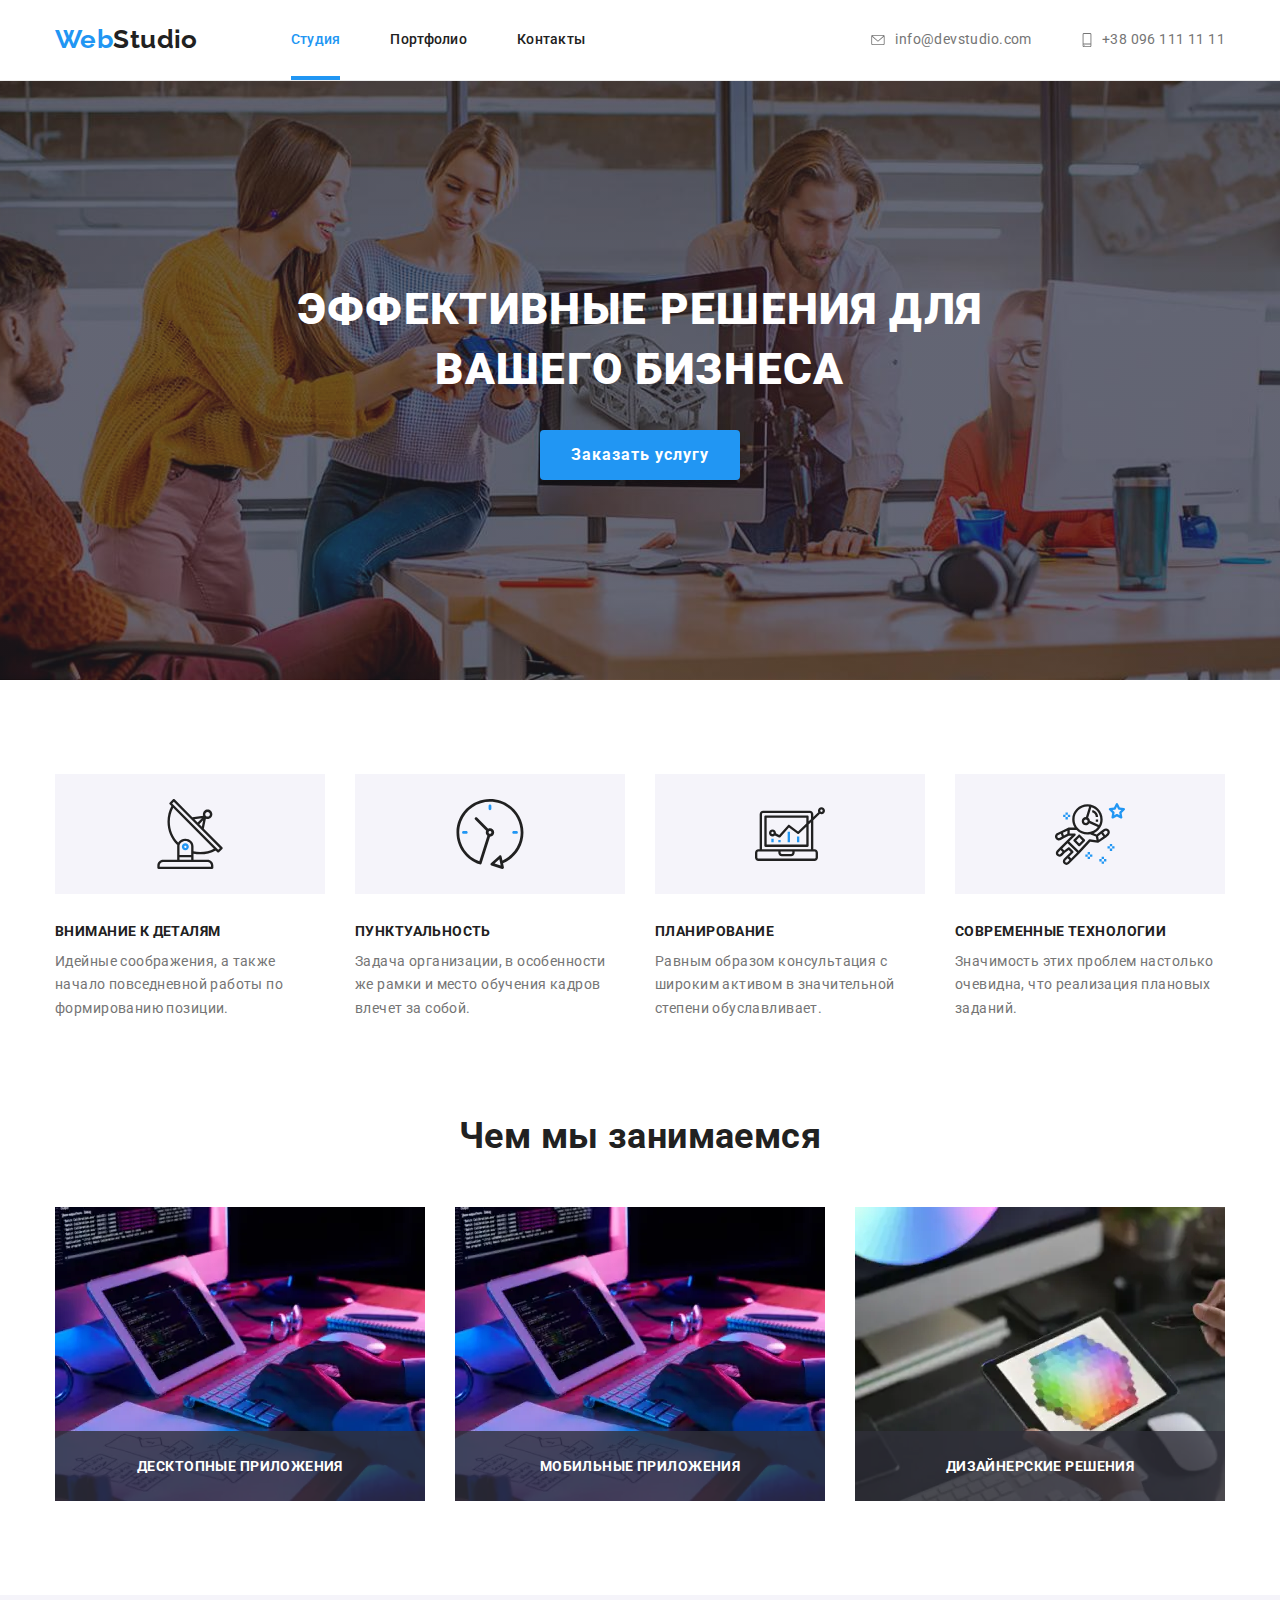
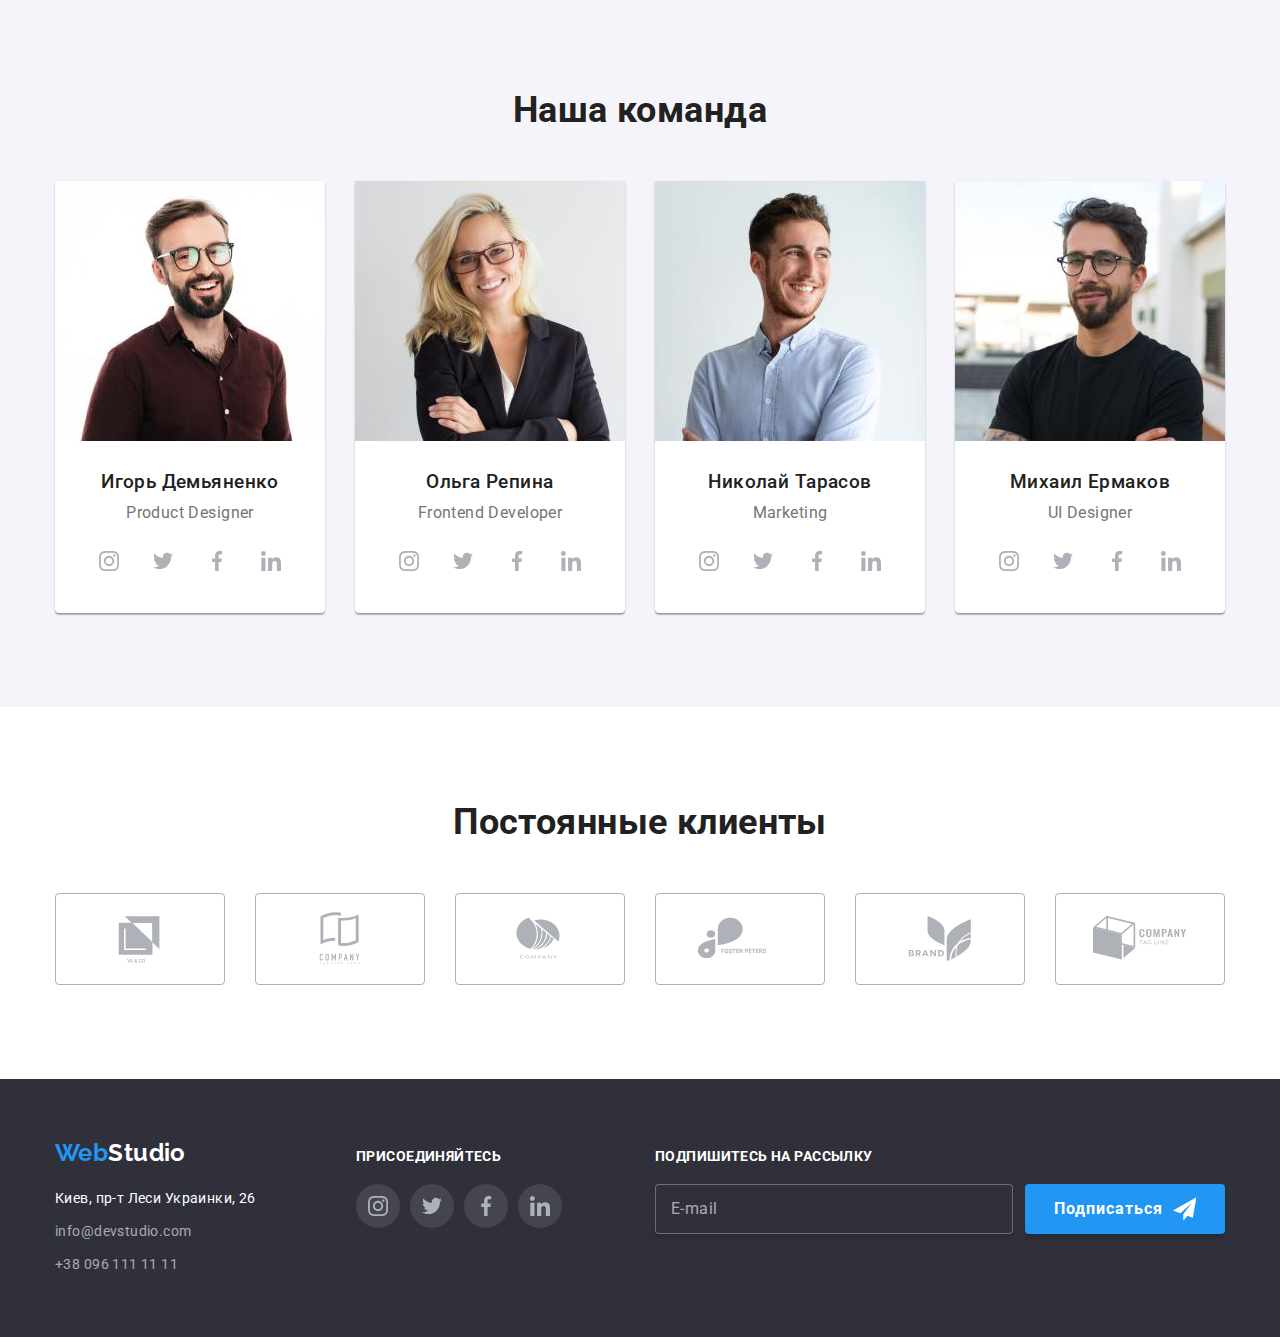
<file: index.html>
<!DOCTYPE html>
<html lang="ru">
<head>
    <meta charset="UTF-8">
    <meta http-equiv="X-UA-Compatible" content="IE=edge">
    <meta name="viewport" content="width=device-width, initial-scale=1.0">
    <title>Главная страница</title>
    <link href="https://fonts.googleapis.com/css2?family=Raleway:wght@700&family=Roboto:wght@400;500;700;900&display=swap" rel="stylesheet">
    <link rel="stylesheet" href="https://cdnjs.cloudflare.com/ajax/libs/modern-normalize/1.1.0/modern-normalize.min.css">
    <link rel="stylesheet" href="./css/main.min.css">
</head>
<body>
     <header class="page-header">
       <div class="container page-header__container ">
            <a href="index.html" class="logo page-header__logo"><span class="logo__span">Web</span>Studio</a>
            <nav class="main-nav">
                
                 <ul class="main-nav__list">
                    <li class="main-nav__item">
                        <a href="index.html" class="main-nav__link main-nav__link--active">Студия</a> 
                
                    </li>
                    <li class="main-nav__item">
                        <a href="portfolio.html" class="main-nav__link">Портфолио</a> 
                    </li>
                    <li class="main-nav__item">
                        <a href="contacts.html" class="main-nav__link">Контакты</a> 
                    </li>
                </ul>          
            </nav>
            <ul class="header-contacts">
                <li class="header-contacts__item">
                    <a href="mailto:info@devstudio.com" class="header-contacts__link"> 
                        <svg class="header-contacts__icon header-contacts__icon--email">
                        <use href="./images/symbol-defs.svg#icon-envelope"></use>
                    </svg>
                    info@devstudio.com
                    </a>
                </li>
                <li class="header-contacts__item">
                    <a href="tel:+380961111111" class="header-contacts__link">
                        <svg class="header-contacts__icon header-contacts__icon--smartphone">
                            <use href="./images/symbol-defs.svg#icon-smartphone"></use>
                        </svg>
                    +38 096 111 11 11
                    </a>
                </li>
            </ul>
        
       
        <button type="button" class="page-header__button" data-menu-open >
                <svg class="page-header__icon">
                    <use href="./images/symbol-defs.svg#icon-menu"></use>        
                </svg>
                </button>
                
                <div class="mobile-menu" data-menu>
                    <button type="button" class="mobile-menu__button" data-menu-close>
                        <svg class="mobile-menu__icon">
                            <use class="mobile-menu__close" href="./images/symbol-defs.svg#icon-close-menu"></use>        
                        </svg>
                        </button>
                       <div class="mobile-menu__container">
                           
                    <ul class="mobile-menu__list">
                            <li class="mobile-menu__item">
                                <a href="index.html" class="mobile-menu__link mobile-menu__link--active">Студия</a> 
                        
                            </li>
                            <li class="mobile-menu__item">
                                <a href="portfolio.html" class="mobile-menu__link">Портфолио</a> 
                            </li>
                            <li class="mobile-menu__item">
                                <a href="contacts.html" class="mobile-menu__link">Контакты</a> 
                            </li>
                    </ul>
                
                
                    <ul class="mobile-menu__social">
                    <li class="mobile-menu__item">
                        <a href="tel:+380961111111" class="mobile-menu__phone">
                        +38 096 111 11 11
                        </a>
                    </li>
                    <li class="mobile-menu__item">
                        <a href="mailto:info@devstudio.com" class="mobile-menu__mail"> 
                            
                        info@devstudio.com
                        </a>
                    </li>
                    <li class="mobile-menu__item mobile-menu__item--social">
                                <a href="#" class="mobile-menu__social">Instagram</a>
                                <a href="#" class="mobile-menu__social">Twitter</a>
                                <a href="#" class="mobile-menu__social">Facebook</a>
                                <a href="#" class="mobile-menu__social">Linkedin</a>
                        </li>
                    </ul> 
                    </div>
                    </div>
                
        
            </div>
    </header>

    <!--Main content-->
    <main>
         <section class="hero">
                <h1 class="hero__title">Эффективные решения для вашего бизнеса</h1>
                <button type="button" class="site-button" data-modal-open>Заказать услугу</button>
                <div class="backdrop is-hidden" data-modal>
                    <div class="modal">
                        <p class="modal__text">Оставьте свои данные, мы вам перезвоним</p>
                        <form class="contact-form">
                            <div class="contact-form__field">
                                <label for="name" class="contact-form__label">Имя</label>
                                    <div class="contact-form__area">
                                        <input type="text" class="contact-form__input" name="name" id="name">
                                        <svg class="contact-form__icon">
                                            <use href="./images/symbol-defs.svg#icon-person-black"></use>
                                        </svg>       
                                    </div>
                            </div>
                           
                            <div class="contact-form__field">
                                <label for="tel" class="contact-form__label">Телефон</label>
                                <div class="contact-form__area">
                                    <input type="tel" class="contact-form__input" name="tel" id="tel">
                                    <svg class="contact-form__icon">
                                        <use href="./images/symbol-defs.svg#icon-phone-black"></use>
                                    </svg>
                               </div>
                            </div>
                            <div class="contact-form__field">
                                <label for="email" class="contact-form__label">Почта</label>
                                <div class="contact-form__area">
                                    <input type="email" class="contact-form__input" name="email" id="email">
                                    <svg class="contact-form__icon">
                                        <use href="./images/symbol-defs.svg#icon-email-black"></use>
                                    </svg>
                                </div>
                            </div>
                            <div class="contact-form__field contact-form__field--textarea">
                                <label for="comment" class="contact-form__label">Комментарий </label>
                                <textarea name="comment" class="contact-form__input comment" id="comment" placeholder="Введите текст"></textarea>
                               
                         </div>
                         <label class="checkbox-label">
                            <input class="checkbox" type="checkbox" name="agreement">
                            <span class="checkbox-icon" width="16px" height="15px"></span>
                            Соглашаюсь с рассылкой и принимаю <a href="#" class="checkbox-link">Условия договора</a>
                        </label>
                              <button type="submit" class="site-button">Отправить</button>
                           
                        </form>
                        <button class="modal__icon" data-modal-close>
                            <svg class="modal__close">
                                <use href="./images/symbol-defs.svg#icon-close-black"></use>
                            </svg>
                        </button>
                        
                    
                </div>
         </section>
         <section class="section">
             <div class="container">
                <h2 class="section__title section__title--visually-hidden">Наши преимущества</h2>
                <ul class="features">
                    <li class="features__item">
                        <div class="features__img">
                            <svg class="features__icon">
                                <use href="./images/symbol-defs.svg#icon-antenna"></use>
                            </svg> 
                        </div>
                        <p class="features__title">Внимание к деталям</p>
                        <p class="features__text">Идейные соображения, а также начало повседневной работы по формированию позиции.</p>
                    </li>
                    <li class="features__item">   
                        <div class="features__img">      
                            <svg class="features__icon">
                                <use href="./images/symbol-defs.svg#icon-clock"></use>
                            </svg> 
                        </div>
                        <p class="features__title">Пунктуальность</p>
                        <p class="features__text">Задача организации, в особенности же рамки и место обучения кадров влечет за собой.</p>
                    </li>
                    <li class="features__item">
                        <div class="features__img">
                            <svg class="features__icon">
                                <use href="./images/symbol-defs.svg#icon-diagram"></use>
                            </svg> 
                        </div>
                        <p class="features__title">Планирование</p>
                        <p class="features__text">Равным образом консультация с широким активом в значительной степени обуславливает.</p>
                    </li>
                    <li class="features__item">
                        <div class="features__img">
                            <svg class="features__icon">
                                <use href="./images/symbol-defs.svg#icon-astronaut"></use>
                            </svg>
                        </div> 
                        <p class="features__title">Современные технологии</p>
                        <p class="features__text">Значимость этих проблем настолько очевидна, что реализация плановых заданий.</p>
                    </li>
                </ul>
            </div>
        </section>
        <section class="section section__no-padding">
            <div class="container">
                <h2 class="section__title">Чем мы занимаемся</h2>
                <ul class="about">
                    <li class="about__item">
                        <picture>
                            <source media="(min-width:1200px)"
                                    srcset="./images/about/about-1-desktop.webp 1x,
                                        ./images/about/about-1-desktop@2x.webp 2x"
                                    type="image/webp"
                                      
                            />
                            <source media="(min-width:1200px)"
                                    srcset="./images/about/about-1-desktop.jpg 1x,
                                        ./images/about/about-1-desktop@2x.jpg 2x"
                                      
                            />
                            <img alt="what we're doing"
                                    src="#"
                                    class="list-image"            
                            />
                        </picture>
                    
                        <div class="about__caption">
                            <p class="about__text">Десктопные приложения</p>
                        </div> 
                    </li>
                        
                    <li class="about__item">
                        <picture>
                            <source media="(min-width:1200px)"
                                    srcset="./images/about/about-1-desktop.webp 1x,
                                        ./images/about/about-2-desktop@2x.webp 2x"
                                    type="image/webp"
                                      
                            />
                            <source media="(min-width:1200px)"
                                    srcset="./images/about/about-2-desktop.jpg 1x,
                                        ./images/about/about-2-desktop@2x.jpg 2x"
                                      
                            />
                            <img alt="what we're doing"
                                    src="#"
                                    class="list-image"            
                            />
                        </picture>
                        <div class="about__caption">
                            <p class="about__text">Мобильные приложения</p>
                        </div>
                    </li>
                    <li class="about__item">
                        <picture>
                            <source media="(min-width:1200px)"
                                    srcset="./images/about/about-3-desktop.webp 1x,
                                        ./images/about/about-3-desktop@2x.webp 2x"
                                    type="image/webp"
                                      
                            />
                            <source media="(min-width:1200px)"
                                    srcset="./images/about/about-3-desktop.jpg 1x,
                                        ./images/about/about-3-desktop@2x.jpg 2x"
                                      
                            />
                            <img alt="what we're doing"
                                    src="#"
                                    class="list-image"            
                            />
                        </picture>
                        <div class="about__caption">
                            <p class="about__text">Дизайнерские решения</p>
                        </div>
                    </li>
                </ul>
            </div>
        </section>
        <!-- Секция Наша команда -->
        <section class="section section__team">
            <div class="container">
                <h2 class="section__title">Наша команда</h2>
                <ul class="team">
                    <li class="team__item">
                        <picture>
                            <source media="(min-width:1200px)"
                                    srcset="./images/our-team/team-desctop1.jpg 1x,
                                        ./images/our-team/team-desctop1@2x.jpg 2x"
                                      
                            />
                            <source media="(min-width:768px)"
                                    srcset="./images/our-team/team-tablet1.jpg 1x,
                                        ./images/our-team/team-tablet1@2x.jpg 2x"
                                       
                            />
                            <img alt="Игорь Демьяненко"
                                    srcset="./images/our-team/team-mobile1.jpg 1x,
                                        ./images/our-team/team-mobile1@2x.jpg 2x"
                                      
                            />
                        </picture>
                        <div class="team__decoration">
                            <h3 class="team__title">Игорь Демьяненко</h3>
                            <p class="team__text">Product Designer</p>  
                            <ul class="social">
                                <li class="social__item">
                                    <a href="#" class="social__link">
                                        <svg class="social__icon">
                                            <use href="./images/symbol-defs.svg#icon-instagram"></use>
                                        </svg>
                                    </a>
                                </li>
                                <li class="social__item"><a href="#" class="social__link">
                                    <svg class="social__icon">
                                        <use href="./images/symbol-defs.svg#icon-twitter"></use>
                                    </svg>
                                </a></li>
                                <li class="social__item"><a href="#" class="social__link">
                                    <svg class="social__icon">
                                        <use href="./images/symbol-defs.svg#icon-facebook"></use>
                                    </svg>
                                </a></li>
                                <li class="social__item"><a href="#" class="social__link">
                                    <svg class="social__icon">
                                        <use href="./images/symbol-defs.svg#icon-linkedin"></use>
                                    </svg>
                                </a></li>
                            </ul>
                        </div>
                    </li>
                    <li class="team__item"> 
                        <picture>
                            <source media="(min-width:1200px)"
                                    srcset="./images/our-team/team-desctop2.jpg 1x,
                                        ./images/our-team/team-desctop2@2x.jpg 2x"
                                       
                            />
                            <source media="(min-width:768px)"
                                    srcset="./images/our-team/team-tablet2.jpg 1x,
                                        ./images/our-team/team-tablet2@2x.jpg 2x"
                                       
                            />
                            <img  alt="Ольга Репина"
                                    srcset="./images/our-team/team-mobile2.jpg 1x,
                                        ./images/our-team/team-mobile2@2x.jpg 2x"
                                       
                            />
                        </picture>
                     
                        <div class="team__decoration">
                            <h3 class="team__title">Ольга Репина</h3>
                            <p class="team__text">Frontend Developer</p>
                            <ul class="social">
                                <li class="social__item">
                                    <a href="#" class="social__link">
                                        <svg class="social__icon">
                                            <use href="./images/symbol-defs.svg#icon-instagram"></use>
                                        </svg>
                                    </a>
                                </li>
                                <li class="social__item"><a href="#" class="social__link">
                                        <svg class="social__icon">
                                            <use href="./images/symbol-defs.svg#icon-twitter"></use>
                                        </svg>
                                    </a></li>
                                <li class="social__item"><a href="#" class="social__link">
                                        <svg class="social__icon">
                                            <use href="./images/symbol-defs.svg#icon-facebook"></use>
                                        </svg>
                                    </a></li>
                                <li class="social__item"><a href="#" class="social__link">
                                        <svg class="social__icon">
                                            <use href="./images/symbol-defs.svg#icon-linkedin"></use>
                                        </svg>
                                    </a></li>
                            </ul>
                        </div>
                    </li>
                    <li class="team__item">
                        <picture>
                            <source media="(min-width:1200px)"
                                    srcset="./images/our-team/team-desctop3.jpg 1x,
                                        ./images/our-team/team-desctop3@2x.jpg 2x"
                                       
                            />
                            <source media="(min-width:768px)"
                                    srcset="./images/our-team/team-tablet3.jpg 1x,
                                        ./images/our-team/team-tablet3@2x.jpg 2x"
                                        
                            />
                            <img alt="Николай Тарасов"
                                    srcset="./images/our-team/team-mobile3.jpg 1x,
                                        ./images/our-team/team-mobile3@2x.jpg 2x"
                            />
                        </picture>
                       
                        <div class="team__decoration">
                            <h3 class="team__title">Николай Тарасов</h3>
                            <p class="team__text">Marketing</p>
                            <ul class="social">
                                <li class="social__item">
                                    <a href="#" class="social__link">
                                        <svg class="social__icon">
                                            <use href="./images/symbol-defs.svg#icon-instagram"></use>
                                        </svg>
                                    </a>
                                </li>
                                <li class="social__item"><a href="#" class="social__link">
                                        <svg class="social__icon">
                                            <use href="./images/symbol-defs.svg#icon-twitter"></use>
                                        </svg>
                                    </a></li>
                                <li class="social__item"><a href="#" class="social__link">
                                        <svg class="social__icon">
                                            <use href="./images/symbol-defs.svg#icon-facebook"></use>
                                        </svg>
                                    </a></li>
                                <li class="social__item"><a href="#" class="social__link">
                                        <svg class="social__icon">
                                            <use href="./images/symbol-defs.svg#icon-linkedin"></use>
                                        </svg>
                                    </a></li>
                            </ul>
                        </div>
                    </li>
                    <li class="team__item">  
                        <picture>
                            <source media="(min-width:1200px)"
                                    srcset="./images/our-team/team-desctop4.jpg 1x,
                                        ./images/our-team/team-desctop4@2x.jpg 2x"
                                        
                            />
                            <source media="(min-width:768px)"
                                    srcset="./images/our-team/team-tablet4.jpg 1x,
                                        ./images/our-team/team-tablet4@2x.jpg 2x"
                                        
                            />
                            <img alt="Михаил Ермаков"
                                    srcset="./images/our-team/team-mobile4.jpg 1x,
                                        ./images/our-team/team-mobile4@2x.jpg 2x"
                                        
                            />
                        </picture>
                       
                            <div class="team__decoration">
                                <h3 class="team__title">Михаил Ермаков</h3>
                                <p class="team__text">UI Designer</p>
                                <ul class="social">
                                    <li class="social__item">
                                        <a href="#" class="social__link">
                                            <svg class="social__icon">
                                                <use href="./images/symbol-defs.svg#icon-instagram"></use>
                                            </svg>
                                        </a>
                                    </li>
                                    <li class="social__item"><a href="#" class="social__link">
                                            <svg class="social__icon">
                                                <use href="./images/symbol-defs.svg#icon-twitter"></use>
                                            </svg>
                                        </a></li>
                                    <li class="social__item"><a href="#" class="social__link">
                                            <svg class="social__icon">
                                                <use href="./images/symbol-defs.svg#icon-facebook"></use>
                                            </svg>
                                        </a></li>
                                    <li class="social__item"><a href="#" class="social__link">
                                            <svg class="social__icon">
                                                <use href="./images/symbol-defs.svg#icon-linkedin"></use>
                                            </svg>
                                        </a></li>
                                </ul>
                        </div>
                    </li>
                </ul>
            </div>
        </section>
        <section class="section">
            <div class="container">
                <h2 class="section__title">Постоянные клиенты</h2>
                <ul class="clients">
                    <li class="clients__item">
                        <a href="#" class="clients__link">
                        <svg class="clients__icon">
                            <use href="./images/symbol-defs.svg#icon-client-logo-1"></use>
                        </svg> 
                    </a></li>
                    <li class="clients__item">
                        <a href="#" class="clients__link">
                            <svg class="clients__icon">
                                <use href="./images/symbol-defs.svg#icon-client-logo-2"></use>
                        </svg> 
                    </a></li>
                    <li class="clients__item">
                        <a href="#" class="clients__link">
                            <svg class="clients__icon">
                                <use href="./images/symbol-defs.svg#icon-client-logo-3"></use>
                        </svg> 
                    </a></li>
                    <li class="clients__item">
                        <a href="#" class="clients__link">
                            <svg class="clients__icon">
                                <use href="./images/symbol-defs.svg#icon-client-logo-4"></use>
                            
                        </svg> 
                    </a></li>
                <li class="clients__item">
                    <a href="#" class="clients__link">
                        <svg class="clients__icon">
                            <use href="./images/symbol-defs.svg#icon-client-logo-5"></use>
                        </svg> 
                    </a></li>
                    <li class="clients__item">
                        <a href="#" class="clients__link">
                            <svg class="clients__icon">
                            <use href="./images/symbol-defs.svg#icon-client-logo-6"></use>
                        </svg> 
                    </a></li>
                </ul>
            </div>
        </section>
    </main>
    <footer class="page-footer">
        <div class="page-footer__container container">
        <div class="page-footer__left">
            <a href="index.html" class="logo page-footer__logo"><span class="logo__span">Web</span>Studio</a>
            <address class="page-footer__address">
                <ul class="page-footer__list">
                    <li class="page-footer__item">
                        <a href="https://goo.gl/maps/J4pYUuRFbCx2AoaY6" class="page-footer__link page-footer__link--address">Киев, пр-т Леси Украинки, 26</a>
                    </li>
                    <li class="page-footer__item">
                        <a href="mailto:info@devstudio.com" class="page-footer__link"> info@devstudio.com</a>
                    </li>
                    <li class="page-footer__item"> 
                        <a href="tel:+380961111111" class="page-footer__link"> +38 096 111 11 11</a>
                    </li> 
                </ul>            
            </address>
        </div>
        
        <div class="page-footer__center">  
            <p class="page-footer__text">Присоединяйтесь</p>
            <ul class="social page-footer__social">
                <li class="social__item">
                    <a href="#" class="social__link">
                        <svg class="social__icon">
                            <use href="./images/symbol-defs.svg#icon-instagram"></use>
                        </svg>
                    </a>
                </li>
                <li class="social__item"><a href="#" class="social__link">
                    <svg class="social__icon">
                        <use href="./images/symbol-defs.svg#icon-twitter"></use>
                    </svg>
                </a></li>
                <li class="social__item"><a href="#" class="social__link">
                    <svg class="social__icon">
                        <use href="./images/symbol-defs.svg#icon-facebook"></use>
                    </svg>
                </a></li>
                <li class="social__item"><a href="#" class="social__link">
                    <svg class="social__icon">
                        <use href="./images/symbol-defs.svg#icon-linkedin"></use>
                    </svg>
                </a></li>
            </ul>
        </div>
        <div class="page-footer__right">
            <p class="page-footer__text">Подпишитесь на рассылку</p>
            <form class="page-footer__form">
                <input type="email" class="page-footer__input" name="email" placeholder="E-mail">
                <button type="submit" class="page-footer__button site-button">Подписаться
                    <svg class="page-footer__icon">
                        <use href="./images/symbol-defs.svg#icon-send"></use>
                    </svg>
                </button>
            </form>
        </div>
        </div>
    </footer>
    <script src="./js/mobile-menu.js"></script>  
    <script src="./js/modal.js"></script>  
</body>
</html>
</file>
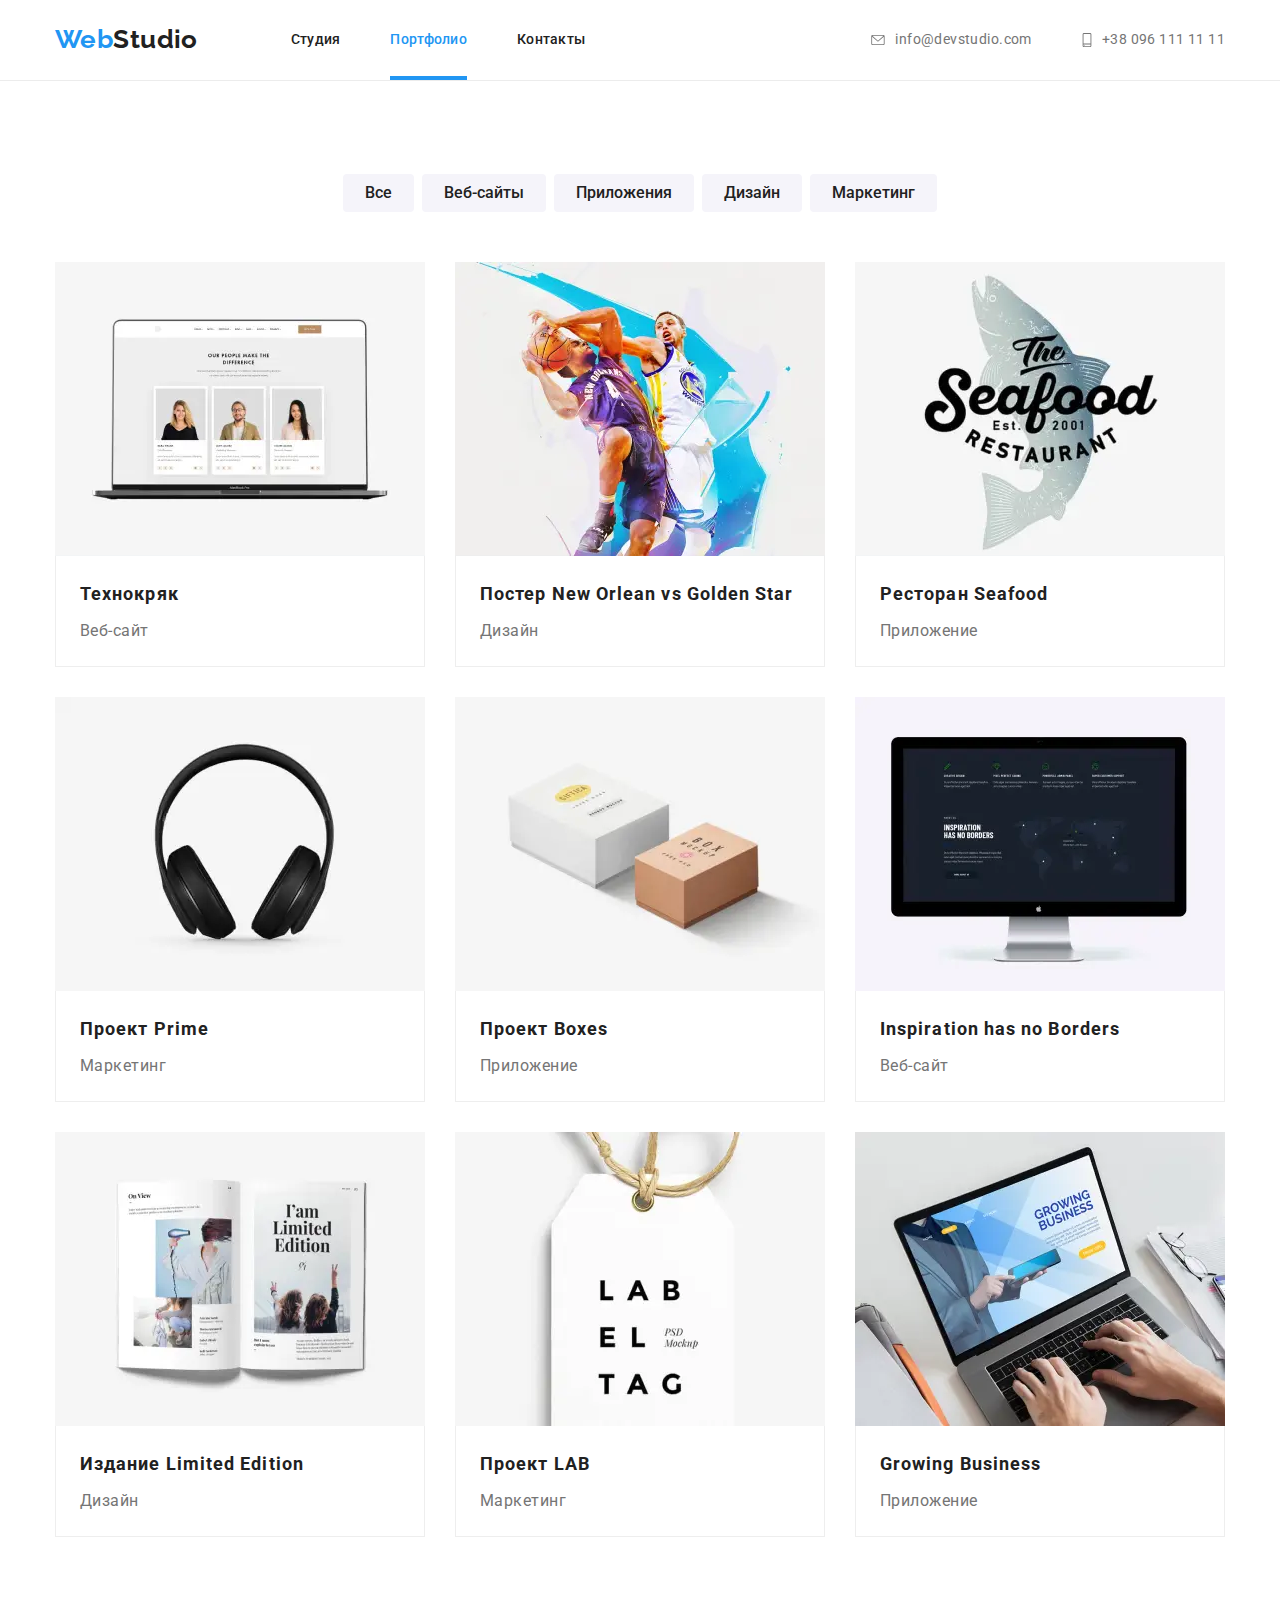
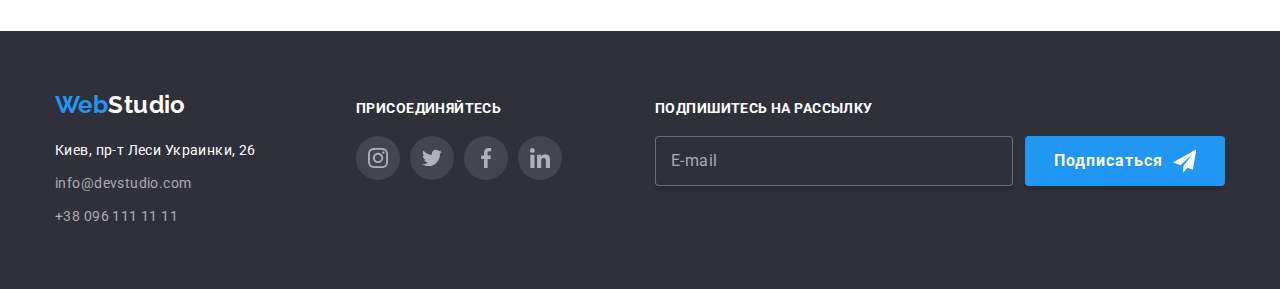
<file: portfolio.html>
<!DOCTYPE html>
<html lang="ru">
<head>
    <meta charset="UTF-8">
    <meta http-equiv="X-UA-Compatible" content="IE=edge">
    <meta name="viewport" content="width=device-width, initial-scale=1.0">
    <title>Страница Portfolio</title>
    <link href="https://fonts.googleapis.com/css2?family=Raleway:wght@700&family=Roboto:wght@400;500;700;900&display=swap" rel="stylesheet">
    <link rel="stylesheet" href="https://cdnjs.cloudflare.com/ajax/libs/modern-normalize/1.1.0/modern-normalize.min.css">
    <link rel="stylesheet" href="./css/main.min.css">
</head>
<body>
    <header class="page-header">
        <div class="container page-header__container ">
             <a href="index.html" class="logo page-header__logo"><span class="logo__span">Web</span>Studio</a>
             <nav class="main-nav">
                 
                  <ul class="main-nav__list">
                     <li class="main-nav__item">
                         <a href="index.html" class="main-nav__link">Студия</a> 
                 
                     </li>
                     <li class="main-nav__item">
                         <a href="portfolio.html" class="main-nav__link main-nav__link--active">Портфолио</a> 
                     </li>
                     <li class="main-nav__item">
                         <a href="contacts.html" class="main-nav__link">Контакты</a> 
                     </li>
                 </ul>          
             </nav>
             <ul class="header-contacts">
                 <li class="header-contacts__item">
                     <a href="mailto:info@devstudio.com" class="header-contacts__link"> 
                         <svg class="header-contacts__icon header-contacts__icon--email">
                         <use href="./images/symbol-defs.svg#icon-envelope"></use>
                     </svg>
                     info@devstudio.com
                     </a>
                 </li>
                 <li class="header-contacts__item">
                     <a href="tel:+380961111111" class="header-contacts__link">
                         <svg class="header-contacts__icon header-contacts__icon--smartphone">
                             <use href="./images/symbol-defs.svg#icon-smartphone"></use>
                         </svg>
                     +38 096 111 11 11
                     </a>
                 </li>
             </ul>
         
        
         <button type="button" class="page-header__button" data-menu-open >
                 <svg class="page-header__icon">
                     <use href="./images/symbol-defs.svg#icon-menu"></use>        
                 </svg>
                 </button>
                 
                 <div class="mobile-menu" data-menu>
                     <button type="button" class="mobile-menu__button" data-menu-close>
                         <svg class="mobile-menu__icon">
                             <use class="mobile-menu__close" href="./images/symbol-defs.svg#icon-close-menu"></use>        
                         </svg>
                         </button>
                        <div class="mobile-menu__container">
                            
                     <ul class="mobile-menu__list">
                             <li class="mobile-menu__item">
                                 <a href="index.html" class="mobile-menu__link">Студия</a> 
                         
                             </li>
                             <li class="mobile-menu__item">
                                 <a href="portfolio.html" class="mobile-menu__link mobile-menu__link--active">Портфолио</a> 
                             </li>
                             <li class="mobile-menu__item">
                                 <a href="contacts.html" class="mobile-menu__link">Контакты</a> 
                             </li>
                     </ul>
                 
                 
                     <ul class="mobile-menu__social">
                     <li class="mobile-menu__item">
                         <a href="tel:+380961111111" class="mobile-menu__phone">
                         +38 096 111 11 11
                         </a>
                     </li>
                     <li class="mobile-menu__item">
                         <a href="mailto:info@devstudio.com" class="mobile-menu__mail"> 
                             
                         info@devstudio.com
                         </a>
                     </li>
                     <li class="mobile-menu__item mobile-menu__item--social">
                                 <a href="#" class="mobile-menu__social">Instagram</a>
                                 <a href="#" class="mobile-menu__social">Twitter</a>
                                 <a href="#" class="mobile-menu__social">Facebook</a>
                                 <a href="#" class="mobile-menu__social">Linkedin</a>
                         </li>
                     </ul> 
                     </div>
                     </div>
                 
         
             </div>
     </header>
 
 
    <!--Main content-->
    <main>
        <section class="section">
            <div class="container">
                <h1 class="section__title--visually-hidden">Наши работы</h1>
                <ul class="portfolio-nav">
                    <li class="portfolio-nav__item">
                        <button type="button" class="portfolio-nav__button">Все</button></li>
                    <li class="portfolio-nav__item">
                        <button type="button" class="portfolio-nav__button">Веб-сайты</button></li>
                    <li class="portfolio-nav__item">
                        <button type="button" class="portfolio-nav__button">Приложения</button></li>
                    <li class="portfolio-nav__item">
                        <button type="button" class="portfolio-nav__button">Дизайн</button></li>
                    <li class="portfolio-nav__item">
                        <button type="button" class="portfolio-nav__button">Маркетинг</button></li>
                </ul>  
                <ul class="projects">
                    <li class="projects__item">
                        <a href="#" class="projects__link">
                            <div class="projects__card">
                                <picture>
                                    <source media="(min-width: 1200px)"
                                            srcset="./images/portfolio/works-1-desktop.webp 1x,
                                            ./images/portfolio/works-1-desktop@2x.webp 2x"
                                            type="image/webp"
                                              
                                    />
                                    <source media="(min-width: 1200px)"
                                            srcset="./images/portfolio/works-1-desktop.jpg 1x,
                                                ./images/portfolio/works-1-desktop@2x.jpg 2x"
                                              
                                    />
                                    <source media="(min-width:768px)"
                                            srcset="./images/portfolio/works-1-tablet.webp 1x,
                                            ./images/portfolio/works-1-tablet@2x.webp 2x"
                                            type="image/webp"
                                              
                                    />
                                    <source media="(min-width:768px)"
                                            srcset="./images/portfolio/works-1-tablet.jpg 1x,
                                                ./images/portfolio/works-1-tablet@2x.jpg 2x"
                                              
                                    />
                                    <source media="(min-width:480px)"
                                            srcset="./images/portfolio/works-1.webp 1x,
                                            ./images/portfolio/works-1@2x.webp 2x"
                                            type="image/webp"
                                              
                                    />
                                    <img alt="Технокряк" 
                                            srcset="./images/portfolio/works-1.jpg 1x,
                                            ./images/portfolio/works-1@2x.jpg 2x        
                                            "
                                            class="projects__image"                          
                                    />
                               </picture>
                    
                                <div class="projects__overlay">
                                    <p class="projects__text-overlay">Технокряк это современная площадка распространения коронавируса. Компании используют эту платформу для цифрового шпионажа и атак на защищённые сервера конкурентов.</p>
                                </div>
                            </div>
                            <div class="projects__box">
                                <h2 class="projects__title">Технокряк</h2>
                                <p class="projects__text">Веб-сайт</p>
                            </div>
                        </a>
                    </li>
                    <li class="projects__item">
                        <a href="#" class="projects__link">
                            <div class="projects__card">
                                <picture>
                                    <source media="(min-width:1200px)"
                                            srcset="./images/portfolio/works-2-desktop.webp 1x,
                                            ./images/portfolio/works-2-desktop@2x.webp 2x"
                                            type="image/webp"
                                              
                                    />
                                    <source media="(min-width:1200px)"
                                            srcset="./images/portfolio/works-2-desktop.jpg 1x,
                                                ./images/portfolio/works-2-desktop@2x.jpg 2x"
                                              
                                    />
                                    <source media="(min-width:768px)"
                                            srcset="./images/portfolio/works-2-tablet.webp 1x,
                                            ./images/portfolio/works-2-tablet@2x.webp 2x"
                                            type="image/webp"
                                              
                                    />
                                    <source media="(min-width:768px)"
                                            srcset="./images/portfolio/works-2-tablet.jpg 1x,
                                                ./images/portfolio/works-2-tablet@2x.jpg 2x"
                                              
                                    />
                                    <source media="(min-width:480px)"
                                            srcset="./images/portfolio/works-2.webp 1x,
                                            ./images/portfolio/works-2@2x.webp 2x"
                                            type="image/webp"
                                              
                                    />
                                    <img alt="Ресторан Seafood"  
                                            srcset="./images/portfolio/works-2.jpg 1x,
                                            ./images/portfolio/works-2@2x.jpg 2x
                                            "
                                            class="projects__image"                          
                                    />
                               </picture>
                            
                                <div class="projects__overlay">
                                    <p class="text-overlay">Технокряк это современная площадка распространения коронавируса. Компании
                                        используют эту платформу для цифрового шпионажа и атак на защищённые сервера конкурентов.</p>
                                </div>
                            </div>
                    
                            <div class="projects__box">
                                <h2 class="projects__title">Постер New Orlean vs Golden Star</h2>
                                <p class="projects__text">Дизайн</p>
                            </div>
                        </a>
                    </li>
                    <li class="projects__item">
                        <a href="#" class="projects__link">
                            <div class="projects__card">
                                <picture>
                                    <source media="(min-width:1200px)"
                                            srcset="./images/portfolio/works-3-desktop.webp 1x,
                                            ./images/portfolio/works-3-desktop@2x.webp 2x"
                                            type="image/webp"
                                              
                                    />
                                    <source media="(min-width:1200px)"
                                            srcset="./images/portfolio/works-3-desktop.jpg 1x,
                                                ./images/portfolio/works-3-desktop@2x.jpg 2x"
                                              
                                    />
                                    <source media="(min-width:768px)"
                                            srcset="./images/portfolio/works-3-tablet.webp 1x,
                                            ./images/portfolio/works-3-tablet@2x.webp 2x"
                                            type="image/webp"
                                              
                                    />
                                    <source media="(min-width:768px)"
                                            srcset="./images/portfolio/works-3-tablet.jpg 1x,
                                                ./images/portfolio/works-3-tablet@2x.jpg 2x"
                                              
                                    />
                                    <source media="(min-width:480px)"
                                            srcset="./images/portfolio/works-3.webp 1x,
                                            ./images/portfolio/works-3@2x.webp 2x"
                                            type="image/webp"
                                              
                                    />
                                    <img alt="Ресторан Seafood"  
                                            srcset="./images/portfolio/works-3.jpg 1x,
                                            ./images/portfolio/works-3@2x.jpg 2x
                                            "
                                            class="projects__image"                          
                                    />
                               </picture>
                               
                                <div class="projects__overlay">
                                    <p class="text-overlay">Технокряк это современная площадка распространения коронавируса. Компании используют эту платформу для цифрового шпионажа и атак на защищённые сервера конкурентов.</p>
                                </div>
                            </div>
                            
                            <div class="projects__box">
                                <h2 class="projects__title">Ресторан Seafood</h2>
                                <p class="projects__text">Приложение</p>
                            </div>
                        </a>
                    </li>
                    <li class="projects__item">
                        <a href="#" class="projects__link">
                            <div class="projects__card">
                                <picture>
                                    <source media="(min-width:1200px)"
                                            srcset="./images/portfolio/works-4-desktop.webp 1x,
                                            ./images/portfolio/works-4-desktop@2x.webp 2x"
                                            type="image/webp"
                                              
                                    />
                                    <source media="(min-width:1200px)"
                                            srcset="./images/portfolio/works-4-desktop.jpg 1x,
                                                ./images/portfolio/works-4-desktop@2x.jpg 2x"
                                              
                                    />
                                    <source media="(min-width:768px)"
                                            srcset="./images/portfolio/works-4-tablet.webp 1x,
                                            ./images/portfolio/works-4-tablet@2x.webp 2x"
                                            type="image/webp"
                                              
                                    />
                                    <source media="(min-width:768px)"
                                            srcset="./images/portfolio/works-4-tablet.jpg 1x,
                                                ./images/portfolio/works-4-tablet@2x.jpg 2x"
                                              
                                    />
                                    <source media="(min-width:480px)"
                                            srcset="./images/portfolio/works-4.webp 1x,
                                            ./images/portfolio/works-4@2x.webp 2x"
                                            type="image/webp"
                                              
                                    />
                                    <img alt="Проект Prime"  
                                            srcset="./images/portfolio/works-4.jpg 1x,
                                            ./images/portfolio/works-4@2x.jpg 2x
                                            "
                                            class="projects__image"                          
                                    />
                               </picture>
                        
                                <div class="projects__overlay">
                                    <p class="text-overlay">Технокряк это современная площадка распространения коронавируса. Компании используют эту платформу для цифрового шпионажа и атак на защищённые сервера конкурентов.</p>
                                </div>
                            </div>
                           
                            <div class="projects__box">
                                <h2 class="projects__title">Проект Prime</h2>
                                <p class="projects__text">Маркетинг</p>
                            </div>
                       </a>
                    </li>
                    <li class="projects__item">
                        <a href="#" class="projects__link">
                            <div class="projects__card">
                                <picture>
                                    <source media="(min-width:1200px)"
                                            srcset="./images/portfolio/works-5-desktop.webp 1x,
                                            ./images/portfolio/works-5-desktop@2x.webp 2x"
                                            type="image/webp"
                                              
                                    />
                                    <source media="(min-width:1200px)"
                                            srcset="./images/portfolio/works-5-desktop.jpg 1x,
                                                ./images/portfolio/works-5-desktop@2x.jpg 2x"
                                              
                                    />
                                    <source media="(min-width:768px)"
                                            srcset="./images/portfolio/works-5-tablet.webp 1x,
                                            ./images/portfolio/works-5-tablet@2x.webp 2x"
                                            type="image/webp"
                                              
                                    />
                                    <source media="(min-width:768px)"
                                            srcset="./images/portfolio/works-5-tablet.jpg 1x,
                                                ./images/portfolio/works-5-tablet@2x.jpg 2x"
                                              
                                    />
                                    <source media="(min-width:480px)"
                                            srcset="./images/portfolio/works-5.webp 1x,
                                            ./images/portfolio/works-5@2x.webp 2x"
                                            type="image/webp"
                                              
                                    />
                                    <img alt="Проект Prime"  
                                            srcset="./images/portfolio/works-5.jpg 1x,
                                            ./images/portfolio/works-5@2x.jpg 2x
                                            "
                                            class="projects__image"                          
                                    />
                               </picture>
                                
                                <div class="projects__overlay">
                                    <p class="text-overlay">Технокряк это современная площадка распространения коронавируса. Компании используют эту платформу для цифрового шпионажа и атак на защищённые сервера конкурентов.</p>
                                </div>
                            </div>
                           
                            <div class="projects__box">
                                <h2 class="projects__title">Проект Boxes</h2>
                                <p class="projects__text">Приложение</p>
                            </div>
                        </a>
                    </li>
                    <li class="projects__item">
                        <a href="#" class="projects__link">
                            <div class="projects__card">
                                <picture>
                                    <source media="(min-width:1200px)"
                                            srcset="./images/portfolio/works-6-desktop.webp 1x,
                                            ./images/portfolio/works-6-desktop@2x.webp 2x"
                                            type="image/webp"
                                              
                                    />
                                    <source media="(min-width:1200px)"
                                            srcset="./images/portfolio/works-6-desktop.jpg 1x,
                                                ./images/portfolio/works-6-desktop@2x.jpg 2x"
                                              
                                    />
                                    <source media="(min-width:768px)"
                                            srcset="./images/portfolio/works-6-tablet.webp 1x,
                                            ./images/portfolio/works-6-tablet@2x.webp 2x"
                                            type="image/webp"
                                              
                                    />
                                    <source media="(min-width:768px)"
                                            srcset="./images/portfolio/works-6-tablet.jpg 1x,
                                                ./images/portfolio/works-6-tablet@2x.jpg 2x"
                                              
                                    />
                                    <source media="(min-width:480px)"
                                            srcset="./images/portfolio/works-6.webp 1x,
                                            ./images/portfolio/works-6@2x.webp 2x"
                                            type="image/webp"
                                              
                                    />
                                    <img alt="Inspiration has no Borders"  
                                            srcset="./images/portfolio/works-6.jpg 1x,
                                            ./images/portfolio/works-6@2x.jpg 2x
                                            "
                                            class="projects__image"                          
                                    />
                               </picture>
                                
                                <div class="projects__overlay">
                                    <p class="text-overlay">Технокряк это современная площадка распространения коронавируса. Компании используют эту платформу для цифрового шпионажа и атак на защищённые сервера конкурентов.</p>
                                </div>
                            </div>
                           
                            <div class="projects__box">
                                <h2 class="projects__title">Inspiration has no Borders</h2>
                                <p class="projects__text">Веб-сайт</p>
                            </div>
                        </a>
                    </li>
                    <li class="projects__item">
                        <a href="#" class="projects__link">
                            <div class="projects__card">
                                <picture>
                                    <source media="(min-width:1200px)"
                                            srcset="./images/portfolio/works-7-desktop.webp 1x,
                                            ./images/portfolio/works-7-desktop@2x.webp 2x"
                                            type="image/webp"
                                              
                                    />
                                    <source media="(min-width:1200px)"
                                            srcset="./images/portfolio/works-7-desktop.jpg 1x,
                                                ./images/portfolio/works-7-desktop@2x.jpg 2x"
                                              
                                    />
                                    <source media="(min-width:768px)"
                                            srcset="./images/portfolio/works-7-tablet.webp 1x,
                                            ./images/portfolio/works-7-tablet@2x.webp 2x"
                                            type="image/webp"
                                              
                                    />
                                    <source media="(min-width:768px)"
                                            srcset="./images/portfolio/works-7-tablet.jpg 1x,
                                                ./images/portfolio/works-7-tablet@2x.jpg 2x"
                                              
                                    />
                                    <source media="(min-width:480px)"
                                            srcset="./images/portfolio/works-7.webp 1x,
                                            ./images/portfolio/works-7@2x.webp 2x"
                                            type="image/webp"
                                              
                                    />
                                    <img alt="Издание Limited Edition"  
                                            srcset="./images/portfolio/works-7.jpg 1x,
                                            ./images/portfolio/works-7@2x.jpg 2x
                                            "
                                            class="projects__image"                          
                                    />
                               </picture>
                                
                                <div class="projects__overlay">
                                    <p class="text-overlay">Технокряк это современная площадка распространения коронавируса. Компании используют эту платформу для цифрового шпионажа и атак на защищённые сервера конкурентов.</p>
                                </div>
                            </div>
                            
                            <div class="projects__box">
                                <h2 class="projects__title">Издание Limited Edition</h2>
                                <p class="projects__text">Дизайн</p>
                            </div>
                        </a>
                    </li>
                    <li class="projects__item">
                        <a href="#" class="projects__link">
                            <div class="projects__card">
                                <picture>
                                    <source media="(min-width:1200px)"
                                            srcset="./images/portfolio/works-8-desktop.webp 1x,
                                            ./images/portfolio/works-8-desktop@2x.webp 2x"
                                            type="image/webp"
                                              
                                    />
                                    <source media="(min-width:1200px)"
                                            srcset="./images/portfolio/works-8-desktop.jpg 1x,
                                                ./images/portfolio/works-8-desktop@2x.jpg 2x"
                                              
                                    />
                                    <source media="(min-width:768px)"
                                            srcset="./images/portfolio/works-8-tablet.webp 1x,
                                            ./images/portfolio/works-8-tablet@2x.webp 2x"
                                            type="image/webp"
                                              
                                    />
                                    <source media="(min-width:768px)"
                                            srcset="./images/portfolio/works-8-tablet.jpg 1x,
                                                ./images/portfolio/works-8-tablet@2x.jpg 2x"
                                              
                                    />
                                    <source media="(min-width:480px)"
                                            srcset="./images/portfolio/works-8.webp 1x,
                                            ./images/portfolio/works-8@2x.webp 2x"
                                            type="image/webp"
                                              
                                    />
                                    <img alt="Проект LAB"
                                            srcset="./images/portfolio/works-8.jpg 1x,
                                            ./images/portfolio/works-8@2x.jpg 2x
                                            "
                                            class="projects__image"                          
                                    />
                               </picture>
                                
                                <div class="projects__overlay">
                                    <p class="text-overlay">Технокряк это современная площадка распространения коронавируса. Компании используют эту платформу для цифрового шпионажа и атак на защищённые сервера конкурентов.</p>
                                </div>
                            </div>
                           
                            <div class="projects__box">
                                <h2 class="projects__title">Проект LAB</h2>
                                <p class="projects__text">Маркетинг</p>
                            </div>
                        </a>
                    </li>
                    <li class="projects__item">
                        <a href="#" class="projects__link">
                            <div class="projects__card">
                                <picture>
                                    <source media="(min-width:1200px)"
                                            srcset="./images/portfolio/works-9-desktop.webp 1x,
                                            ./images/portfolio/works-9-desktop@2x.webp 2x"
                                            type="image/webp"
                                              
                                    />
                                    <source media="(min-width:1200px)"
                                            srcset="./images/portfolio/works-9-desktop.jpg 1x,
                                                ./images/portfolio/works-9-desktop@2x.jpg 2x"
                                              
                                    />
                                    <source media="(min-width:768px)"
                                            srcset="./images/portfolio/works-9-tablet.webp 1x,
                                            ./images/portfolio/works-9-tablet@2x.webp 2x"
                                            type="image/webp"
                                              
                                    />
                                    <source media="(min-width:768px)"
                                            srcset="./images/portfolio/works-9-tablet.jpg 1x,
                                                ./images/portfolio/works-9-tablet@2x.jpg 2x"
                                              
                                    />
                                    <source media="(min-width:480px)"
                                            srcset="./images/portfolio/works-9.webp 1x,
                                            ./images/portfolio/works-9@2x.webp 2x"
                                            type="image/webp"
                                              
                                    />
                                    <img alt="Growing Business"
                                            srcset="./images/portfolio/works-9.jpg 1x,
                                            ./images/portfolio/works-9@2x.jpg 2x
                                            "
                                            class="projects__image"                          
                                    />
                               </picture>
                                
                                <div class="projects__overlay">
                                    <p class="text-overlay">Технокряк это современная площадка распространения коронавируса. Компании используют эту платформу для цифрового шпионажа и атак на защищённые сервера конкурентов.</p>
                                </div>
                            </div>
                           
                            <div class="projects__box">
                                <h3 class="projects__title">Growing Business</h3>
                                <p class="projects__text">Приложение</p>
                            </div>
                        </a>
                    </li>
                </ul>
                
            </div>
        </section>
    </main> 
    <footer class="page-footer">
        <div class="page-footer__container container">
            <div class="page-footer__left">
                <a href="index.html" class="logo page-footer__logo"><span class="logo__span">Web</span>Studio</a>
                <address>
                    <ul class="page-footer__list">
                        <li class="page-footer__item">
                            <a href="https://goo.gl/maps/J4pYUuRFbCx2AoaY6"
                                class="page-footer__link page-footer__link--address">Киев, пр-т Леси Украинки, 26</a>
                        </li>
                        <li class="page-footer__item">
                            <a href="mailto:info@devstudio.com" class="page-footer__link"> info@devstudio.com</a>
                        </li>
                        <li class="page-footer__item">
                            <a href="tel:+380961111111" class="page-footer__link"> +38 096 111 11 11</a>
                        </li>
                    </ul>
                </address>
            </div>
    
            <div class="page-footer__center">
                <p class="page-footer__text">Присоединяйтесь</p>
                <ul class="social page-footer__social">
                    <li class="social__item">
                        <a href="#" class="social__link">
                            <svg class="social__icon">
                                <use href="./images/symbol-defs.svg#icon-instagram"></use>
                            </svg>
                        </a>
                    </li>
                    <li class="social__item"><a href="#" class="social__link">
                            <svg class="social__icon">
                                <use href="./images/symbol-defs.svg#icon-twitter"></use>
                            </svg>
                        </a></li>
                    <li class="social__item"><a href="#" class="social__link">
                            <svg class="social__icon">
                                <use href="./images/symbol-defs.svg#icon-facebook"></use>
                            </svg>
                        </a></li>
                    <li class="social__item"><a href="#" class="social__link">
                            <svg class="social__icon">
                                <use href="./images/symbol-defs.svg#icon-linkedin"></use>
                            </svg>
                        </a></li>
                </ul>
            </div>
            <div class="page-footer__right">
                <p class="page-footer__text">Подпишитесь на рассылку</p>
                <form class="page-footer__form">
                    <input type="email" class="page-footer__input" name="email" placeholder="E-mail">
                    <button type="submit" class="page-footer__button site-button">Подписаться
                        <svg class="page-footer__icon">
                            <use href="./images/symbol-defs.svg#icon-send"></use>
                        </svg>
                    </button>
                </form>
            </div>
        </div>
    </footer>
    <script src="./js/mobile-menu.js"></script>
</body>
</html>
</file>
<file: css/main.min.css>
:root{--primary-text-color: #757575;--title-text-color: #212121;--primary-accent-color: #2196f3;--secondary-accent-color: #ffffff}.section__title--visually-hidden{position:absolute;white-space:nowrap;width:1px;height:1px;overflow:hidden;border:0;padding:0;clip:rect(0 0 0 0);clip-path:inset(50%);margin:-1px}body{color:var(--primary-text-color);font-family:"Roboto", sans-serif;font-size:14px;line-height:1.7;letter-spacing:0.03em}@media screen and (min-width: 768px){body{padding-top:80px}}h1,h2,h3,p{margin:0}ul{margin:0;padding:0;list-style:none}a{text-decoration:none}img{display:block;max-width:100%;height:auto}.logo{font-family:Raleway;font-weight:700;font-size:24px;line-height:1.17}.page-header__logo{color:var(--title-text-color)}@media screen and (min-width: 768px){.page-header__logo{margin-right:88px}}@media screen and (min-width: 1200px){.page-header__logo{margin-right:93px;font-size:26px;line-height:1.2}}.page-footer__logo{display:inline-block;margin-bottom:20px;color:var(--secondary-accent-color)}.logo__span{color:var(--primary-accent-color)}.container{margin-right:auto;margin-left:auto;padding-left:15px;padding-right:15px}@media screen and (min-width: 480px){.container{width:480px}}@media screen and (min-width: 768px){.container{width:768px}}@media screen and (min-width: 1200px){.container{width:1200px}}.mobile-menu{display:none;position:fixed;z-index:5;top:0;left:0;width:100vw;height:100vh;padding:48px 40px;background-color:var(--secondary-accent-color);box-shadow:0px 4px 8px rgba(0,0,0,0.04),0px 2px 4px rgba(0,0,0,0.08),0px 1px 3px rgba(0,0,0,0.16);font-weight:500;letter-spacing:0.02em;line-height:1.17}@media screen and (max-width: 767px){.mobile-menu.is-open{display:flex}}.mobile-menu__container{display:flex;flex-direction:column;justify-content:space-between}.mobile-menu__button{background-color:transparent;cursor:pointer;border:none;padding:0;line-height:0}.mobile-menu__button:focus .mobile-menu__close,.mobile-menu__button:hover .mobile-menu__close{fill:var(--primary-accent-color)}.mobile-menu__icon{position:absolute;top:10px;right:10px;width:40px;height:40px}.mobile-menu__list{font-weight:500;font-size:40px;line-height:1.17;letter-spacing:0.02em;background-image:linear-gradient(180deg, #e18298 10%, transparent 10%);background-size:42px 42px;overflow:visible}@media screen and (max-width: 767px){.mobile-menu__item:not(:last-child){margin-bottom:32px}}.mobile-menu__link.mobile-menu__link--active{color:var(--primary-accent-color)}.mobile-menu__phone{display:block;font-size:34px;color:var(--primary-accent-color);margin-bottom:32px}.mobile-menu__mail{display:block;font-size:24px;color:var(--primary-text-color);margin-bottom:64px}.mobile-menu__item--social{font-size:18px;line-height:1.22}.mobile-menu__social{color:var(--primary-accent-color)}.mobile-menu__social:not(:last-child):after{content:"";border:1px solid rgba(33,33,33,0.2);transform:rotate(90deg);margin-right:10px;margin-left:10px}.section{padding-top:60px;padding-bottom:60px}@media screen and (min-width: 1200px){.section{padding-top:94px;padding-bottom:94px}}.section__title{font-weight:700;font-size:28px;line-height:1.17;text-align:center;color:var(--title-text-color);margin-bottom:30px}@media screen and (min-width: 1200px){.section__title{font-size:36px;margin-bottom:50px}}.site-button{border-radius:4px;border-width:0;width:200px;height:50px;text-align:center;cursor:pointer;font-weight:700;font-size:16px;line-height:1.88;letter-spacing:0.06em;box-shadow:0px 4px 4px rgba(0,0,0,0.15);color:var(--secondary-accent-color);background-color:var(--primary-accent-color);transition:background-color 250ms cubic-bezier(0.4, 0, 0.2, 1),box-shadow 250ms cubic-bezier(0.4, 0, 0.2, 1)}.site-button:hover,.site-button:focus{box-shadow:0px 4px 4px rgba(0,0,0,0.15);background-color:#188ce8}.social{display:flex;justify-content:center}.social__item{width:44px;height:44px;margin-right:10px}.social__item:last-child{margin-right:0}.social__link{width:100%;height:100%;display:flex;justify-content:center;align-items:center;border-radius:50%;background-color:var(--secondary-accent-color);transition:background-color 250ms cubic-bezier(0.4, 0, 0.2, 1)}.social__link:hover,.social__link:focus{background-color:var(--primary-accent-color)}.social__link:hover .social__icon,.social__link:hover .social__icon,.social__link:focus .social__icon,.social__link:focus .social__icon{fill:var(--secondary-accent-color)}.social__icon{width:20px;height:20px;fill:#afb1b8;transition:fill 250ms cubic-bezier(0.4, 0, 0.2, 1)}.backdrop{position:fixed;top:0;left:0;width:100%;height:100%;background-color:rgba(0,0,0,0.2);z-index:1;opacity:1;visibility:visible;transition:opasity 250ms cubic-bezier(0.4, 0, 0.2, 1);overflow-y:scroll}.backdrop.is-hidden{visibility:hidden;opacity:0;pointer-events:none}.backdrop.is-hidden .modal{transform:translate(-50%, -50%) scale(0.7)}.modal{position:absolute;top:50%;left:50%;transform:translate(-50%, -50%) scale(1);width:90%;min-height:609px;padding:40px;border-radius:4px;background-color:var(--secondary-accent-color);transition:transform 250ms cubic-bezier(0.4, 0, 0.2, 1),box-shadow 250ms cubic-bezier(0.4, 0, 0.2, 1)}.modal:hover{box-shadow:0px 1px 3px rgba(0,0,0,0.12),0px 1px 1px rgba(0,0,0,0.14),0px 2px 1px rgba(0,0,0,0.2)}@media screen and (min-width: 480px){.modal{width:450px}}@media screen and (min-width: 1200px){.modal{width:528px;height:581px}}.modal__icon{position:absolute;top:8px;right:8px;padding:9px 9px 10px 10px;width:30px;height:30px;border-radius:50%;background-color:var(--secondary-accent-color);border:1px solid rgba(0,0,0,0.1);transition:box-shadow 250ms cubic-bezier(0.4, 0, 0.2, 1)}.modal__icon:hover,.modal__icon:focus{box-shadow:0px 1px 3px rgba(0,0,0,0.12),0px 1px 1px rgba(0,0,0,0.14),0px 2px 1px rgba(0,0,0,0.2)}.modal__icon:hover .modal__close,.modal__icon:focus .modal__close{fill:var(--primary-accent-color)}.modal__close{position:absolute;top:50%;left:50%;width:11px;height:11px;transform:translate(-50%, -50%);transition:fill 250ms cubic-bezier(0.4, 0, 0.2, 1)}.modal__text{margin-bottom:12px;font-weight:700;font-size:20px;line-height:1.17;color:#212121}.contact-form{display:block}.contact-form__field{display:flex;flex-direction:column;margin-bottom:10px}.contact-form__label{display:block;margin-bottom:4px;font-size:12px;line-height:1.17;letter-spacing:0.01em;color:#757575;text-align:left}.contact-form__area{position:relative}.contact-form__input{width:100%;border:1px solid rgba(33,33,33,0.2);border-radius:4px;transition:border 250ms cubic-bezier(0.4, 0, 0.2, 1);height:40px;padding-left:42px}.contact-form__input:focus{outline:var(--primary-accent-color);border:1px solid var(--primary-accent-color)}.contact-form__input:focus+.contact-form__icon{fill:var(--primary-accent-color)}.contact-form__field--textarea{margin-bottom:20px}.comment{position:relative;height:120px;padding:12px 16px;resize:none}.comment::placeholder{color:rgba(117,117,117,0.5)}.contact-form__icon{position:absolute;left:15px;top:50%;width:18px;height:18px;transform:translateY(-50%);display:inline-block;fill:var(--title-text-color);transition:fill 250ms cubic-bezier(0.4, 0, 0.2, 1)}.checkbox-label{display:flex;justify-content:center;align-items:center;color:var(--primary-text-color);font-size:12px;line-height:1.17;margin-bottom:30px}@media screen and (max-width: 480px){.checkbox-label{font-size:9px}}@media screen and (min-width: 1200px){.checkbox-label{font-size:14px;line-height:1.71}}.checkbox-link{margin-left:5px;color:var(--primary-accent-color);text-decoration:underline}.checkbox{-webkit-appearance:none;-moz-appearance:none;appearance:none}.checkbox-icon{width:16px;height:15px;margin-right:5px;border:2px solid var(--title-text-color);border-radius:2px;background-color:#fff}.checkbox:checked+.checkbox-icon{border-color:var(--primary-accent-color);background-color:var(--primary-accent-color);background-origin:border-box;background-image:url(../images/studio/icon-check.svg);background-position:content}.page-header{position:relative;background-color:var(--secondary-accent-color);border-bottom:1px solid #ececec;top:0;width:100%;z-index:1}@media screen and (min-width: 768px){.page-header{position:fixed}}.page-header__container{display:flex;align-items:center;justify-content:space-between;height:60px}@media screen and (min-width: 768px){.page-header__container{display:flex;align-items:center;height:80px}}.page-header__button{background-color:transparent;cursor:pointer;border:none;padding:0;line-height:0}.page-header__button:focus .page-header__icon{fill:var(--primary-accent-color)}@media screen and (min-width: 768px){.page-header__button{display:none}}.page-header__icon{width:40px;height:40px}.main-nav__list{display:none}@media screen and (min-width: 768px){.main-nav__list{display:flex;font-weight:500;line-height:1.14;letter-spacing:0.02em}}.main-nav__link,.mobile-menu__link{color:var(--title-text-color);transition:color 250ms cubic-bezier(0.4, 0, 0.2, 1)}.main-nav__link:hover,.main-nav__link:focus,.mobile-menu__link:hover,.mobile-menu__link:focus{color:var(--primary-accent-color)}.main-nav__link--active{display:flex;position:relative;transition:color 250ms cubic-bezier(0.4, 0, 0.2, 1);color:var(--primary-accent-color)}.main-nav__link--active::after{position:absolute;bottom:-32px;content:"";width:100%;height:4px;background-color:var(--primary-accent-color)}@media screen and (min-width: 768px){.main-nav__item:not(:first-child){margin-left:50px}}.header-contacts{display:none}@media screen and (min-width: 768px){.header-contacts{display:block;margin-left:auto}}@media screen and (min-width: 1200px){.header-contacts{display:flex;align-items:center;margin-left:auto}}@media screen and (max-width: 1199px){.header-contacts__item:first-child{margin-bottom:10px}}@media screen and (min-width: 1200px){.header-contacts__item:not(:first-child){margin-left:50px}}.header-contacts__link{display:flex;align-items:center;color:var(--primary-text-color);transition:color 250ms cubic-bezier(0.4, 0, 0.2, 1)}.header-contacts__link:hover,.header-contacts__link:focus{color:var(--primary-accent-color)}.header-contacts__link:hover .header-contacts__icon,.header-contacts__link:hover .header-contacts__icon,.header-contacts__link:focus .header-contacts__icon,.header-contacts__link:focus .header-contacts__icon{fill:var(--primary-accent-color)}.header-contacts__icon{margin-right:10px;fill:var(--primary-text-color);transition:fill 250ms cubic-bezier(0.4, 0, 0.2, 1)}@media screen and (min-width: 1200px){.header-contacts__icon--email{width:16px;height:12px}.header-contacts__icon--smartphone{width:10px;height:16px}}@media screen and (min-width: 768px){.header-contacts__icon--email{width:14px;height:10px}.header-contacts__icon--smartphone{width:10px;height:14px}}.hero{max-width:480px;background-color:#2f303a;text-align:center;margin-left:auto;margin-right:auto;background-image:linear-gradient(rgba(47,48,58,0.4), rgba(47,48,58,0.4)),url(../images/hero/hero-mobile.jpg);background-repeat:no-repeat;background-position:center;background-size:cover;padding-top:118px;padding-bottom:118px}@media (min-device-pixel-ratio: 2), (min-resolution: 192dpi), (min-resolution: 2dppx){.hero{background-image:linear-gradient(rgba(47,48,58,0.4), rgba(47,48,58,0.4)),url(../images/hero/hero-mobile@2x.jpg)}}@media screen and (min-width: 481px){.hero{max-width:768px;background-image:linear-gradient(rgba(47,48,58,0.4), rgba(47,48,58,0.4)),url(../images/hero/hero-tablet.jpg)}}@media screen and (min-width: 481px) and (min-device-pixel-ratio: 2), screen and (min-width: 481px) and (min-resolution: 192dpi), screen and (min-width: 481px) and (min-resolution: 2dppx){.hero{background-image:linear-gradient(rgba(47,48,58,0.4), rgba(47,48,58,0.4)),url(../images/hero/hero-tablet@2x.jpg)}}@media screen and (min-width: 769px){.hero{max-width:1600px;background-image:linear-gradient(rgba(47,48,58,0.4), rgba(47,48,58,0.4)),url(../images/hero/hero-desctop.jpg)}}@media screen and (min-width: 769px) and (min-device-pixel-ratio: 2), screen and (min-width: 769px) and (min-resolution: 192dpi), screen and (min-width: 769px) and (min-resolution: 2dppx){.hero{background-image:linear-gradient(rgba(47,48,58,0.4), rgba(47,48,58,0.4)),url(../images/hero/hero-desctop@2x.jpg)}}@media screen and (min-width: 1200px){.hero{padding-top:200px;padding-bottom:200px}}.hero__title{margin-left:auto;margin-right:auto;margin-bottom:30px;color:var(--secondary-accent-color);font-weight:900;font-size:14px;letter-spacing:0.03em;text-transform:uppercase;width:360px;font-size:26px;line-height:1.62}@media screen and (max-width: 480px){.hero__title{max-width:300px}}@media screen and (min-width: 1200px){.hero__title{width:696px;font-size:44px;line-height:1.36}}.features{display:block;margin-left:auto;margin-right:auto}@media screen and (min-width: 768px){.features{display:flex;flex-wrap:wrap;margin:-15px}}@media screen and (min-width: 1200px){.features{flex-wrap:nowrap}}@media screen and (max-width: 767px){.features__item{width:100%}.features__item:not(:last-child){margin-bottom:30px}}@media screen and (min-width: 768px){.features__item{width:calc((100% - 2 * 30px) / 2);margin:15px}}@media screen and (min-width: 1200px){.features__item{width:270px}}.features__title{font-weight:700;line-height:1.14;text-transform:uppercase;color:var(--title-text-color);margin-bottom:10px}@media screen and (max-width: 767px){.features__title{text-align:center}}.features__text{margin:0}.features__img{display:flex;justify-content:center;align-items:center;margin-bottom:30px;height:120px;background-color:#f5f4fa}.features__icon{width:70px;height:70px}.about{display:flex;align-items:center}.section__no-padding{padding-top:0}@media screen and (max-width: 1199px){.section__no-padding{display:none}}.about__item{position:relative}.about__item:not(:first-child){margin-left:30px}.about__caption{display:flex;justify-content:center;align-items:center;width:100%;height:70px;background-color:rgba(47,48,58,0.8);position:absolute;bottom:0}.about__text{text-transform:uppercase;color:var(--secondary-accent-color);font-weight:700;line-height:1.17}.section__team{background-color:#f5f4fa}@media screen and (max-width: 767px){.section__team{display:block;margin-left:auto;margin-right:auto}}.team{font-size:16px;line-height:1.19;text-align:center;display:block}@media screen and (min-width: 768px){.team{display:flex;justify-content:center;flex-wrap:wrap;margin:-15px}}@media screen and (min-width: 1200px){.team{flex-wrap:nowrap}}.team__item{max-width:450px;background:#ffffff;box-shadow:0px 1px 3px rgba(0,0,0,0.12),0px 1px 1px rgba(0,0,0,0.14),0px 2px 1px rgba(0,0,0,0.2);border-radius:0px 0px 4px 4px;margin-left:auto;margin-right:auto}@media screen and (max-width: 767px){.team__item:not(:last-child){margin-bottom:30px}}@media screen and (min-width: 768px){.team__item{max-width:354px;margin:15px}}@media screen and (min-width: 1200px){.team__item{max-width:270px}}.team__title{font-weight:500;color:var(--title-text-color);margin-bottom:10px}.team__text{margin-bottom:16px}.team__decoration{padding-top:30px;padding-bottom:30px}.clients{display:flex;justify-content:center;align-items:center;flex-wrap:wrap;margin:-15px}@media screen and (min-width: 1200px){.clients{flex-wrap:nowrap}}.clients__item{height:92px;margin:15px;flex-basis:calc((100% - 2 * 30px) / 2)}@media screen and (min-width: 768px){.clients__item{width:calc((100% - 3 * 30px) / 3)}}.clients__link{height:inherit;display:flex;align-items:center;justify-content:center;border:1px solid #afb1b8;border-radius:4px;transition:border 250ms cubic-bezier(0.4, 0, 0.2, 1)}.clients__link:hover,.clients__link:focus{border:1px solid var(--primary-accent-color)}.clients__link:hover .clients__icon,.clients__link:hover .clients__icon,.clients__link:focus .clients__icon,.clients__link:focus .clients__icon{fill:var(--primary-accent-color)}.clients__icon{width:106px;height:60px;fill:#afb1b8;transition:fill 250ms cubic-bezier(0.4, 0, 0.2, 1)}.page-footer{background-color:#2f303a;padding:60px 0}.page-footer__container{text-align:center}@media screen and (min-width: 768px){.page-footer__container{display:flex;flex-wrap:wrap;justify-content:space-around}}@media screen and (min-width: 1200px){.page-footer__container{display:flex;flex-wrap:nowrap;align-items:baseline;text-align:left}}@media screen and (max-width: 768px){.page-footer__center{margin-top:60px}}@media screen and (min-width: 1200px){.page-footer__center{margin-right:93px;margin-bottom:0}}@media screen and (min-width: 1200px){.page-footer__left{flex-grow:1;margin-right:70px}}@media screen and (max-width: 1199px){.page-footer__right{margin-top:60px}}.page-footer__item:not(:first-child){margin-top:9px}.page-footer__link{font-size:14px;line-height:1.71;color:rgba(255,255,255,0.6);font-style:normal}.page-footer__link--address{color:var(--secondary-accent-color)}.page-footer__text{margin-bottom:20px;font-weight:700;line-height:1.17;color:var(--secondary-accent-color);text-transform:uppercase}.page-footer__social{padding:0}@media screen and (min-width: 768px){.page-footer__social{justify-content:start}}.page-footer__social .social__link{background-color:rgba(255,255,255,0.1);transition:background-color 250ms cubic-bezier(0.4, 0, 0.2, 1)}.page-footer__social .social__link:hover,.page-footer__social .social__link:focus{background-color:var(--primary-accent-color)}.page-footer__social .social__link:hover .social__icon,.page-footer__social .social__link:focus .social__icon{fill:var(--secondary-accent-color)}@media screen and (min-width: 1200px){.page-footer__form{display:flex;align-items:center}}.page-footer__input{margin-bottom:20px;width:100%;height:50px;padding:15px 15px;border:1px solid rgba(255,255,255,0.3);box-shadow:0px 4px 4px rgba(0,0,0,0.15);border-radius:4px;background-color:#2f303a;color:var(--secondary-accent-color);transition:border-color 250ms cubic-bezier(0.4, 0, 0.2, 1)}.page-footer__input:hover,.page-footer__input:focus{outline:0;border-color:var(--primary-accent-color)}.page-footer__input::placeholder{font-size:16px;line-height:1.25;letter-spacing:0.03em;color:rgba(255,255,255,0.6)}@media screen and (min-width: 768px){.page-footer__input{width:450px}}@media screen and (min-width: 1200px){.page-footer__input{width:358px;margin-right:12px;margin-bottom:0}}.page-footer__button{margin-left:auto;margin-right:auto;padding:10px 29px;display:flex;justify-content:center;align-items:center}.page-footer__icon{margin-left:10px;width:24px;height:24px}.portfolio-nav{display:flex;flex-wrap:wrap;margin-bottom:40px}@media screen and (min-width: 768px){.portfolio-nav{align-items:center;justify-content:center;margin-bottom:30px}}@media screen and (min-width: 1200px){.portfolio-nav{margin-bottom:50px}}.portfolio-nav__button{cursor:pointer;border:transparent;color:var(--title-text-color);background-color:#f5f4fa;border-radius:4px;font-weight:500;font-size:16px;line-height:1.63;text-align:center;padding:6px 22px;transition:color 250ms cubic-bezier(0.4, 0, 0.2, 1),background-color 250ms cubic-bezier(0.4, 0, 0.2, 1),box-shadow 250ms cubic-bezier(0.4, 0, 0.2, 1)}.portfolio-nav__button:hover,.portfolio-nav__button:focus{background-color:var(--primary-accent-color);box-shadow:0px 3px 1px rgba(0,0,0,0.1),0px 1px 2px rgba(0,0,0,0.08),0px 2px 2px rgba(0,0,0,0.12);color:var(--secondary-accent-color)}.portfolio-nav__item{margin-bottom:15px}.portfolio-nav__item:not(:first-child){margin-left:8px}@media screen and (min-width: 768px){.portfolio-nav__item{margin-bottom:0}}@media (max-width: 379px){.portfolio-nav__item:nth-child(odd){margin-left:0}}@media (min-width: 380px) and (max-width: 767px){.portfolio-nav__item:nth-child(3n+1){margin-left:0}.portfolio-nav__item:nth-child(n+4){margin-bottom:0}}.projects{display:block}@media screen and (min-width: 768px){.projects{display:flex;flex-wrap:wrap;margin:-15px}}.projects__item{max-width:450px;margin-right:auto;margin-left:auto}@media (max-width: 767px){.projects__item:not(:last-child){margin-bottom:30px}}@media (min-width: 768px){.projects__item{margin:15px}}@media (min-width: 768px) and (max-width: 1199px){.projects__item{width:calc((100% - 2 * 30px) / 2)}.projects__item:first-child .projects__box{padding-bottom:56px}}@media screen and (min-width: 1200px){.projects__item{width:calc((100% - 3 * 30px) / 3)}}.projects__link{display:block;transition:box-shadow 250ms cubic-bezier(0.4, 0, 0.2, 1)}.projects__link:focus,.projects__link:hover{box-shadow:0px 1px 1px rgba(0,0,0,0.12),0px 4px 4px rgba(0,0,0,0.06),1px 4px 6px rgba(0,0,0,0.16)}.projects__link:focus .projects__overlay,.projects__link:focus .projects__overlay,.projects__link:hover .projects__overlay,.projects__link:hover .projects__overlay{transform:translateY(0%)}.projects__box{padding-top:20px;padding-bottom:20px;padding-left:24px;padding-right:24px;border:1px solid #eeeeee;border-top:none}.projects__image{display:block;width:100%;height:auto}.projects__image::after{border:1px solid #eeeeee}.projects__title{font-weight:700;font-size:18px;line-height:2;letter-spacing:0.06em;color:var(--title-text-color)}.projects__text{margin-top:4px;font-size:16px;line-height:1.87;letter-spacing:0.03em;color:var(--primary-text-color)}.projects__card{position:relative;overflow:hidden}.projects__overlay{padding:24px 63px;width:100%;height:100%;position:absolute;top:0;font-size:18px;line-height:1.55;color:var(--secondary-accent-color);background:rgba(33,150,243,0.9);transform:translateY(100%);transition:transform 250ms cubic-bezier(0.4, 0, 0.2, 1)}
/*# sourceMappingURL=main.min.css.map */
</file>
